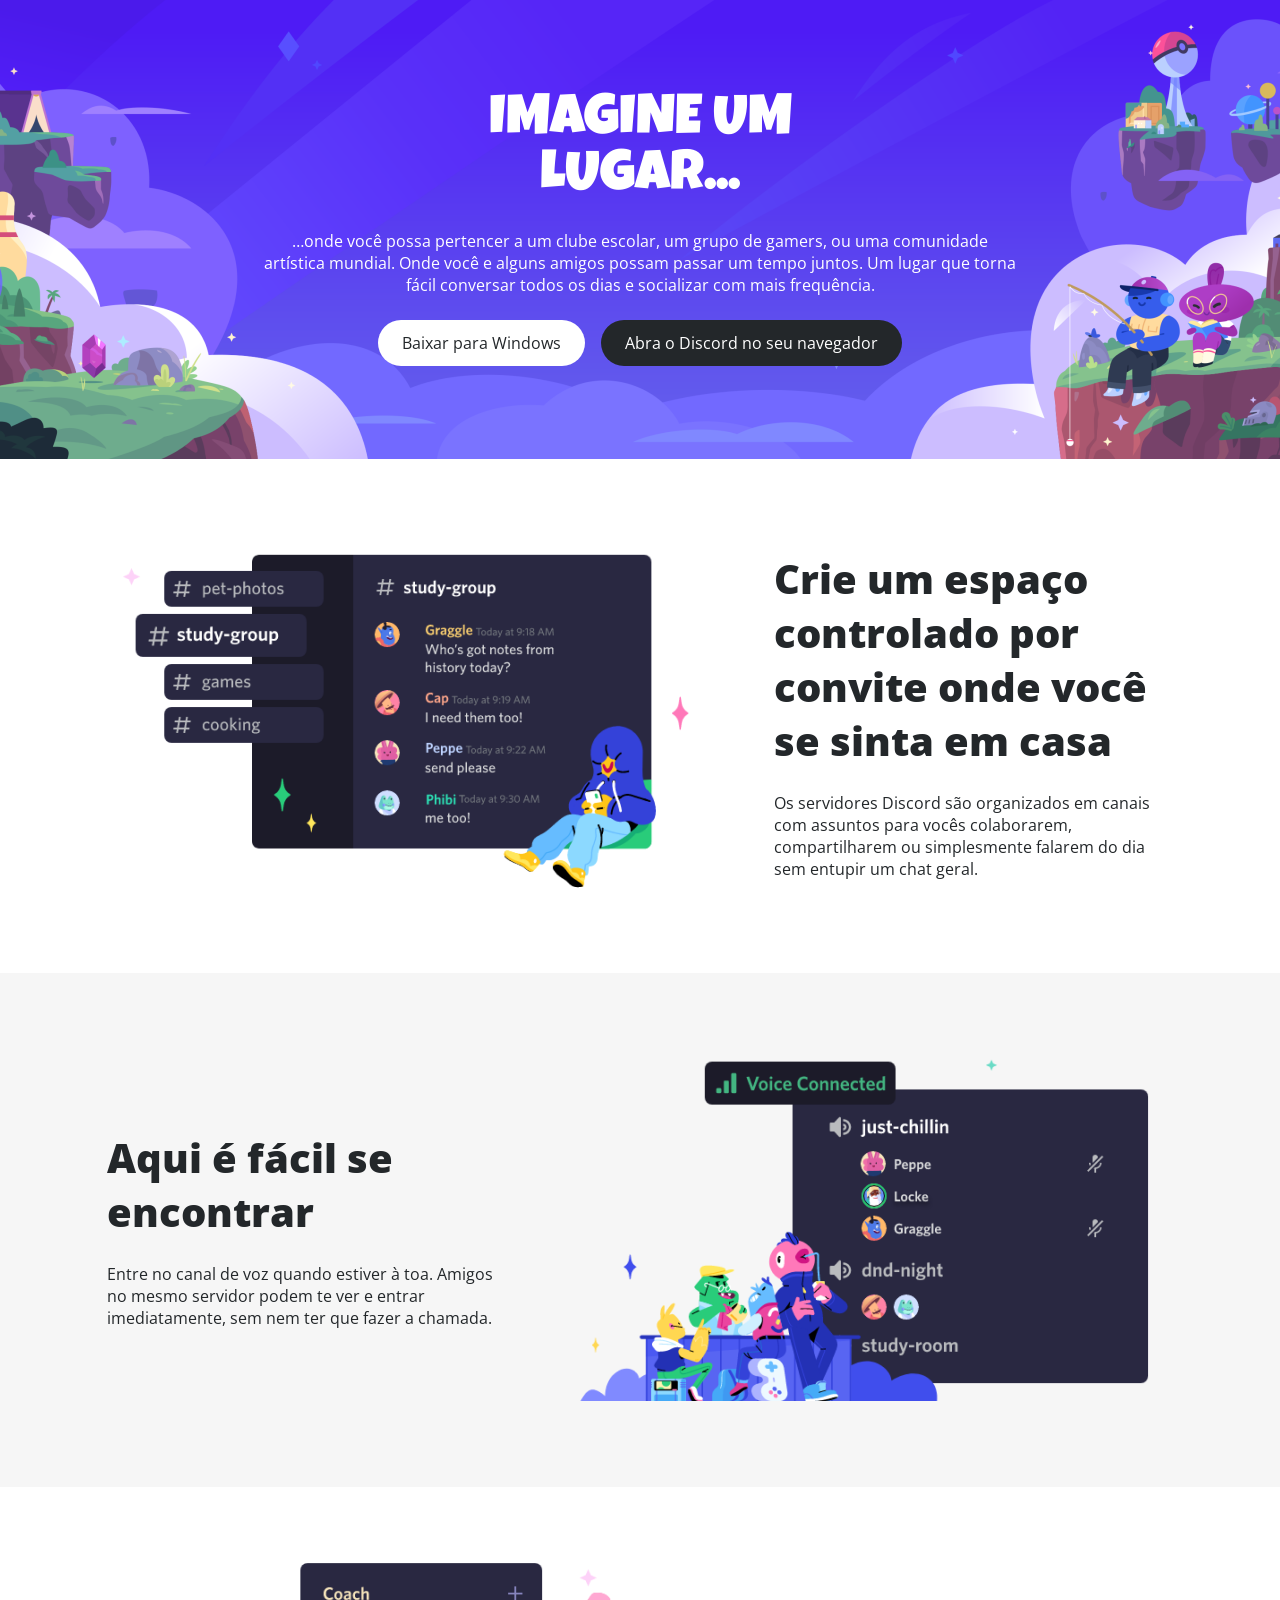
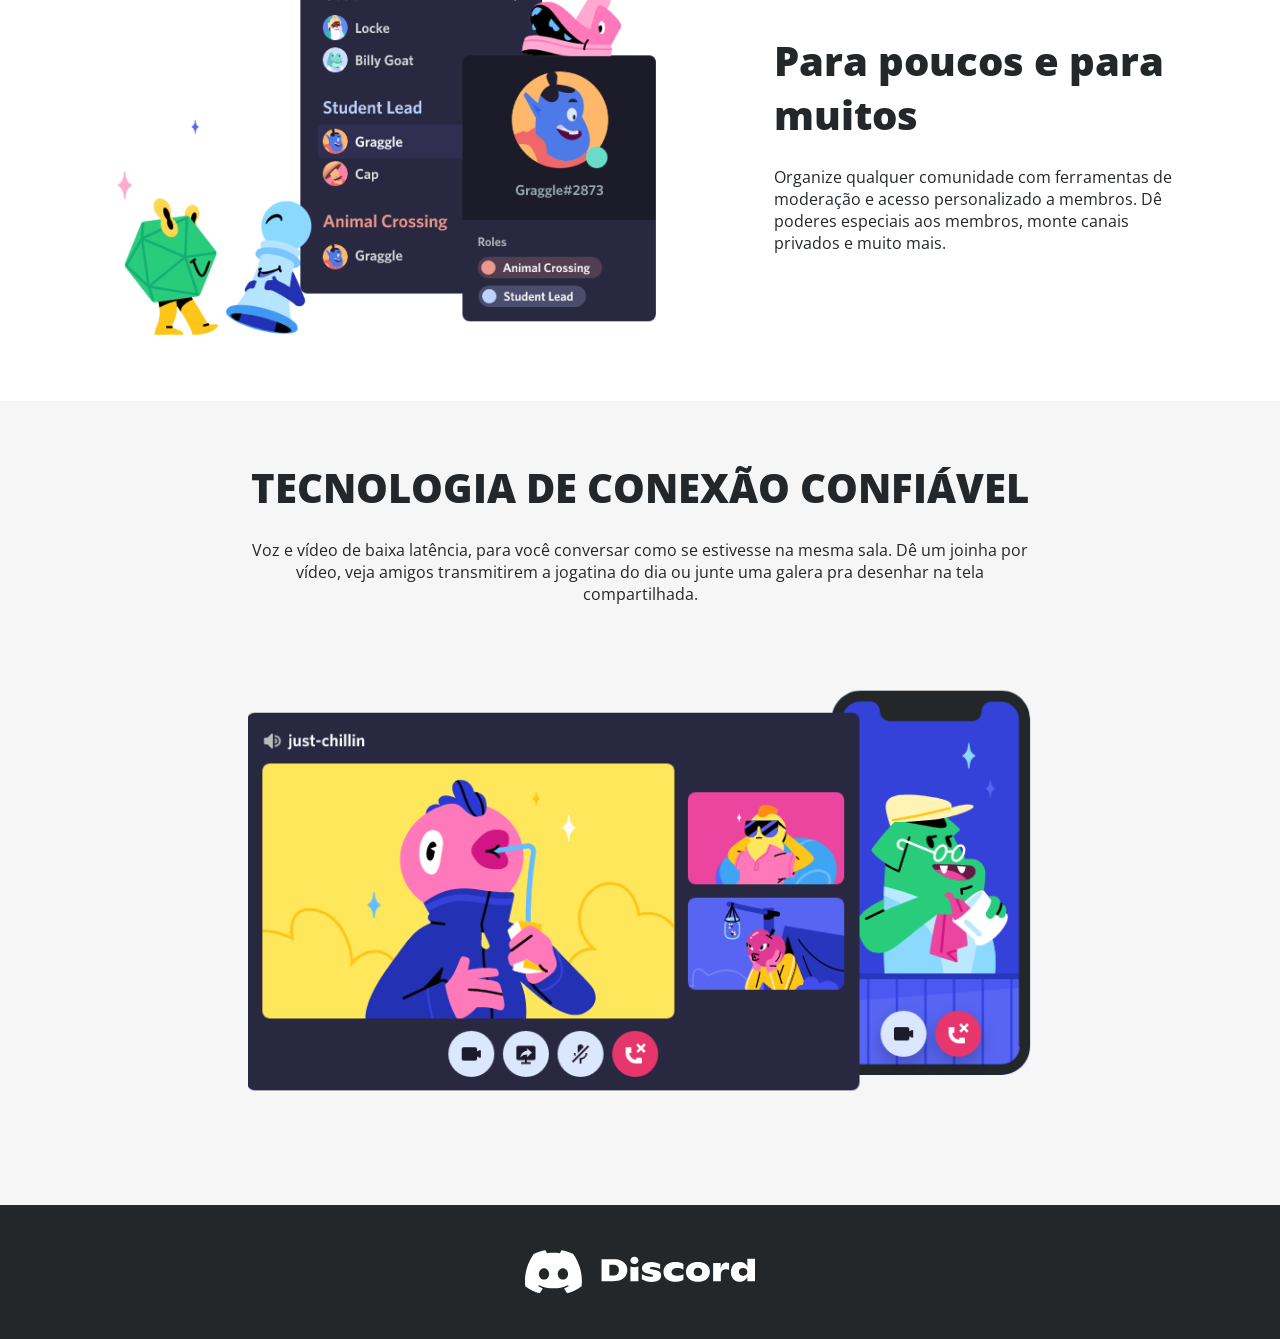
<file: CSS/trilha-css-desafio-04/index.html>
<!DOCTYPE html>
<html lang="pt-BR">
<head>
    <meta charset="UTF-8">
    <meta name="viewport" content="width=device-width, initial-scale=1.0">
    <title>Discord - Home Page</title>
    <link rel="preconnect" href="https://fonts.googleapis.com">
    <link rel="preconnect" href="https://fonts.gstatic.com" crossorigin>
    <link href="https://fonts.googleapis.com/css2?family=Luckiest+Guy&family=Open+Sans:wght@400;800&display=swap" rel="stylesheet">
    <link rel="stylesheet" href="style.css">
</head>
<body>

    <!-- ===== HEADER ===== -->
    <header class="header">
        <div class="header-content">
            <h1 class="header-title">IMAGINE UM<br>LUGAR...</h1>
            <p class="header-text">
                …onde você possa pertencer a um clube escolar, um grupo de gamers, ou uma comunidade artística mundial. Onde você e alguns amigos possam passar um tempo juntos. Um lugar que torna fácil conversar todos os dias e socializar com mais frequência.
            </p>
            <div class="header-buttons">
                <button class="btn btn-primary">Baixar para Windows</button>
                <button class="btn btn-secondary">Abra o Discord no seu navegador</button>
            </div>
        </div>
    </header>

    <!-- ===== SECTION 1 ===== -->
    <section class="section section-1">
        <div class="section-container">
            <div class="section-image">
                <img src="assets/section1.png" alt="Crie um espaço controlado">
            </div>
            <div class="section-text">
                <h2>Crie um espaço controlado por convite onde você se sinta em casa</h2>
                <p>
                    Os servidores Discord são organizados em canais com assuntos para vocês colaborarem, compartilharem ou simplesmente falarem do dia sem entupir um chat geral.
                </p>
            </div>
        </div>
    </section>

    <!-- ===== SECTION 2 ===== -->
    <section class="section section-2">
        <div class="section-container reverse">
            <div class="section-text">
                <h2>Aqui é fácil se encontrar</h2>
                <p>
                    Entre no canal de voz quando estiver à toa. Amigos no mesmo servidor podem te ver e entrar imediatamente, sem nem ter que fazer a chamada.
                </p>
            </div>
            <div class="section-image">
                <img src="assets/section2.png" alt="Aqui é fácil se encontrar">
            </div>
        </div>
    </section>

    <!-- ===== SECTION 3 ===== -->
    <section class="section section-3">
        <div class="section-container">
            <div class="section-image">
                <img src="assets/section3.png" alt="Para poucos e para muitos">
            </div>
            <div class="section-text">
                <h2>Para poucos e para muitos</h2>
                <p>
                    Organize qualquer comunidade com ferramentas de moderação e acesso personalizado a membros. Dê poderes especiais aos membros, monte canais privados e muito mais.
                </p>
            </div>
        </div>
    </section>

    <!-- ===== SECTION 4 ===== -->
    <section class="section section-4">
        <div class="section-container column">
            <div class="section-text centered">
                <h2>TECNOLOGIA DE CONEXÃO CONFIÁVEL</h2>
                <p>
                    Voz e vídeo de baixa latência, para você conversar como se estivesse na mesma sala. Dê um joinha por vídeo, veja amigos transmitirem a jogatina do dia ou junte uma galera pra desenhar na tela compartilhada.
                </p>
            </div>
            <div class="section-image full-width">
                <img src="assets/section4.png" alt="Tecnologia de Conexão Confiável">
            </div>
        </div>
    </section>

    <!-- ===== FOOTER ===== -->
    <footer class="footer">
        <!-- LOGO SVG INLINE -->
        <svg class="footer-logo" width="230" height="63" viewBox="0 0 230 63" fill="none" xmlns="http://www.w3.org/2000/svg">
            <path d="M48.2286 12.8833C44.52 11.1888 40.5815 9.95391 36.4704 9.26465C35.9529 10.1549 35.3779 11.3611 34.9754 12.3089C30.6028 11.677 26.2617 11.677 21.9494 12.3089C21.5469 11.3611 20.9432 10.1549 20.4544 9.26465C16.3147 9.95391 12.3761 11.1888 8.69344 12.8833C1.24757 23.854 -0.764843 34.5662 0.241359 45.1348C5.18611 48.7247 9.95843 50.9075 14.6473 52.3435C15.7973 50.7926 16.8322 49.1268 17.7234 47.375C16.0273 46.7432 14.4173 45.9677 12.8649 45.0486C13.2674 44.7616 13.6699 44.4457 14.0436 44.1298C23.4157 48.409 33.5668 48.409 42.8238 44.1298C43.2263 44.4457 43.6 44.7616 44.0025 45.0486C42.45 45.9677 40.8402 46.7432 39.144 47.375C40.0352 49.1268 41.0702 50.7926 42.22 52.3435C46.9061 50.9075 51.7072 48.7247 56.626 45.1348C57.8621 32.9006 54.6682 22.2745 48.2286 12.8833ZM19.0171 38.6156C16.1997 38.6156 13.8998 36.0597 13.8998 32.9293C13.8998 29.7989 16.1422 27.2428 19.0171 27.2428C21.8632 27.2428 24.1917 29.7989 24.1342 32.9293C24.1342 36.0597 21.8632 38.6156 19.0171 38.6156ZM37.9079 38.6156C35.0904 38.6156 32.7876 36.0597 32.7876 32.9293C32.7876 29.7989 35.0329 27.2428 37.9079 27.2428C40.754 27.2428 43.0825 29.7989 43.025 32.9293C43.025 36.0597 40.7827 38.6156 37.9079 38.6156Z" fill="white"/>
            <path d="M76.5486 18.2812H88.7698C91.7021 18.2812 94.2032 18.7407 96.2444 19.6597C98.2855 20.5788 99.8092 21.8425 100.815 23.4794C101.822 25.1165 102.339 26.9831 102.339 29.1084C102.339 31.1761 101.822 33.043 100.758 34.7373C99.6942 36.4031 98.0844 37.7528 95.9282 38.7293C93.7721 39.7058 91.0984 40.194 87.9073 40.194H76.5486V18.2812ZM87.7636 34.6224C89.7471 34.6224 91.2709 34.1342 92.3346 33.1291C93.3984 32.1526 93.9446 30.7741 93.9446 29.0797C93.9446 27.5001 93.4559 26.2364 92.5071 25.2888C91.5584 24.341 90.1211 23.8528 88.1948 23.8528H84.3712V34.6224H87.7636Z" fill="white"/>
            <path d="M121.374 40.167C119.677 39.7361 118.154 39.1043 116.803 38.2427V33.0444C117.838 33.8486 119.189 34.4805 120.914 34.9974C122.638 35.5144 124.306 35.7729 125.916 35.7729C126.663 35.7729 127.238 35.6867 127.612 35.4857C127.986 35.2846 128.187 35.0549 128.187 34.7677C128.187 34.4517 128.072 34.1933 127.871 33.9922C127.669 33.7912 127.267 33.6188 126.663 33.4465L122.897 32.6138C120.741 32.1256 119.217 31.4075 118.297 30.5459C117.378 29.6843 116.946 28.507 116.946 27.0709C116.946 25.8647 117.349 24.8022 118.125 23.9118C118.93 23.0215 120.051 22.3322 121.517 21.844C122.983 21.3559 124.68 21.0974 126.663 21.0974C128.417 21.0974 130.027 21.2697 131.493 21.6718C132.959 22.045 134.167 22.5333 135.115 23.1077V28.0187C134.138 27.4443 132.988 26.9848 131.723 26.6401C130.429 26.2955 129.107 26.1231 127.756 26.1231C125.801 26.1231 124.823 26.4678 124.823 27.1284C124.823 27.4443 124.967 27.6741 125.283 27.8464C125.6 28.0187 126.146 28.1623 126.951 28.3346L130.084 28.909C132.126 29.2535 133.649 29.8854 134.655 30.7757C135.662 31.666 136.15 32.9583 136.15 34.7102C136.15 36.6058 135.317 38.1278 133.649 39.2192C131.982 40.3393 129.624 40.8848 126.577 40.8848C124.795 40.8273 123.07 40.5976 121.374 40.167Z" fill="white"/>
            <path d="M143.915 39.507C142.133 38.6167 140.753 37.4393 139.862 35.9459C138.942 34.4524 138.51 32.7581 138.51 30.8625C138.51 28.9958 138.97 27.3013 139.919 25.8368C140.868 24.3433 142.248 23.1945 144.059 22.333C145.87 21.5001 148.055 21.0693 150.585 21.0693C153.718 21.0693 156.306 21.7299 158.376 23.0509V28.7661C157.657 28.2778 156.795 27.847 155.817 27.5598C154.84 27.2439 153.805 27.1003 152.712 27.1003C150.757 27.1003 149.263 27.4449 148.141 28.163C147.049 28.881 146.503 29.8 146.503 30.9487C146.503 32.0688 147.02 32.9878 148.113 33.7058C149.176 34.4237 150.729 34.797 152.741 34.797C153.776 34.797 154.811 34.6534 155.817 34.3375C156.823 34.0216 157.715 33.6771 158.433 33.2176V38.7603C156.133 40.1389 153.46 40.8282 150.441 40.8282C147.883 40.8282 145.726 40.3686 143.915 39.507Z" fill="white"/>
            <path d="M166.572 39.507C164.761 38.6167 163.381 37.4393 162.432 35.9171C161.484 34.3949 160.995 32.7006 160.995 30.8051C160.995 28.9384 161.484 27.2439 162.432 25.7793C163.381 24.3146 164.761 23.1658 166.543 22.333C168.326 21.5001 170.482 21.0693 172.957 21.0693C175.43 21.0693 177.586 21.4714 179.368 22.333C181.15 23.1658 182.53 24.3146 183.479 25.7793C184.428 27.2439 184.888 28.9097 184.888 30.8051C184.888 32.6719 184.428 34.3949 183.479 35.9171C182.53 37.4393 181.179 38.6454 179.368 39.507C177.557 40.3686 175.43 40.8282 172.957 40.8282C170.51 40.8282 168.383 40.3686 166.572 39.507ZM176.091 33.9641C176.838 33.2176 177.241 32.1836 177.241 30.9487C177.241 29.6851 176.867 28.7086 176.091 27.9619C175.315 27.2152 174.28 26.8418 172.986 26.8418C171.635 26.8418 170.597 27.2152 169.821 27.9619C169.073 28.7086 168.671 29.6851 168.671 30.9487C168.671 32.2124 169.044 33.2176 169.821 33.9641C170.597 34.7396 171.635 35.113 172.986 35.113C174.28 35.0842 175.343 34.7109 176.091 33.9641Z" fill="white"/>
            <path d="M204.121 22.217V28.9662C203.316 28.4492 202.281 28.1907 201.016 28.1907C199.349 28.1907 198.054 28.7077 197.164 29.7127C196.272 30.7179 195.812 32.2976 195.812 34.4227V40.1666H188.136V21.9011H195.669V27.7312C196.071 25.6059 196.761 24.0264 197.681 23.0212C198.601 22.016 199.809 21.4705 201.274 21.4705C202.367 21.4705 203.316 21.7289 204.121 22.217Z" fill="white"/>
            <path d="M230 17.6504V40.1949H222.325V36.088C221.663 37.6389 220.685 38.8165 219.363 39.6205C218.038 40.4246 216.398 40.8267 214.443 40.8267C212.718 40.8267 211.196 40.3959 209.901 39.563C208.608 38.7303 207.603 37.5528 206.913 36.088C206.223 34.5947 205.878 32.9289 205.878 31.091C205.848 29.1667 206.223 27.4437 206.998 25.9215C207.746 24.3995 208.838 23.2219 210.218 22.3603C211.598 21.4987 213.178 21.0679 214.961 21.0679C218.613 21.0679 221.06 22.6475 222.325 25.8353V17.6504H230ZM221.175 33.8193C221.95 33.0725 222.353 32.0673 222.353 30.8612C222.353 29.6837 221.98 28.7359 221.203 28.0181C220.427 27.3001 219.392 26.9267 218.096 26.9267C216.801 26.9267 215.766 27.3001 214.991 28.0468C214.213 28.7934 213.841 29.7411 213.841 30.9474C213.841 32.1535 214.213 33.1013 214.991 33.848C215.766 34.5947 216.773 34.9681 218.066 34.9681C219.363 34.9681 220.398 34.5947 221.175 33.8193Z" fill="white"/>
            <path d="M109.414 22.9933C111.619 22.9933 113.41 21.3858 113.41 19.4034C113.41 17.4206 111.619 15.8135 109.414 15.8135C107.206 15.8135 105.418 17.4206 105.418 19.4034C105.418 21.3858 107.206 22.9933 109.414 22.9933Z" fill="white"/>
            <path d="M113.41 25.4612C110.966 26.5237 107.919 26.5524 105.418 25.4612V40.1941H113.41V25.4612Z" fill="white"/>
        </svg>
    </footer>

</body>
</html>
</file>
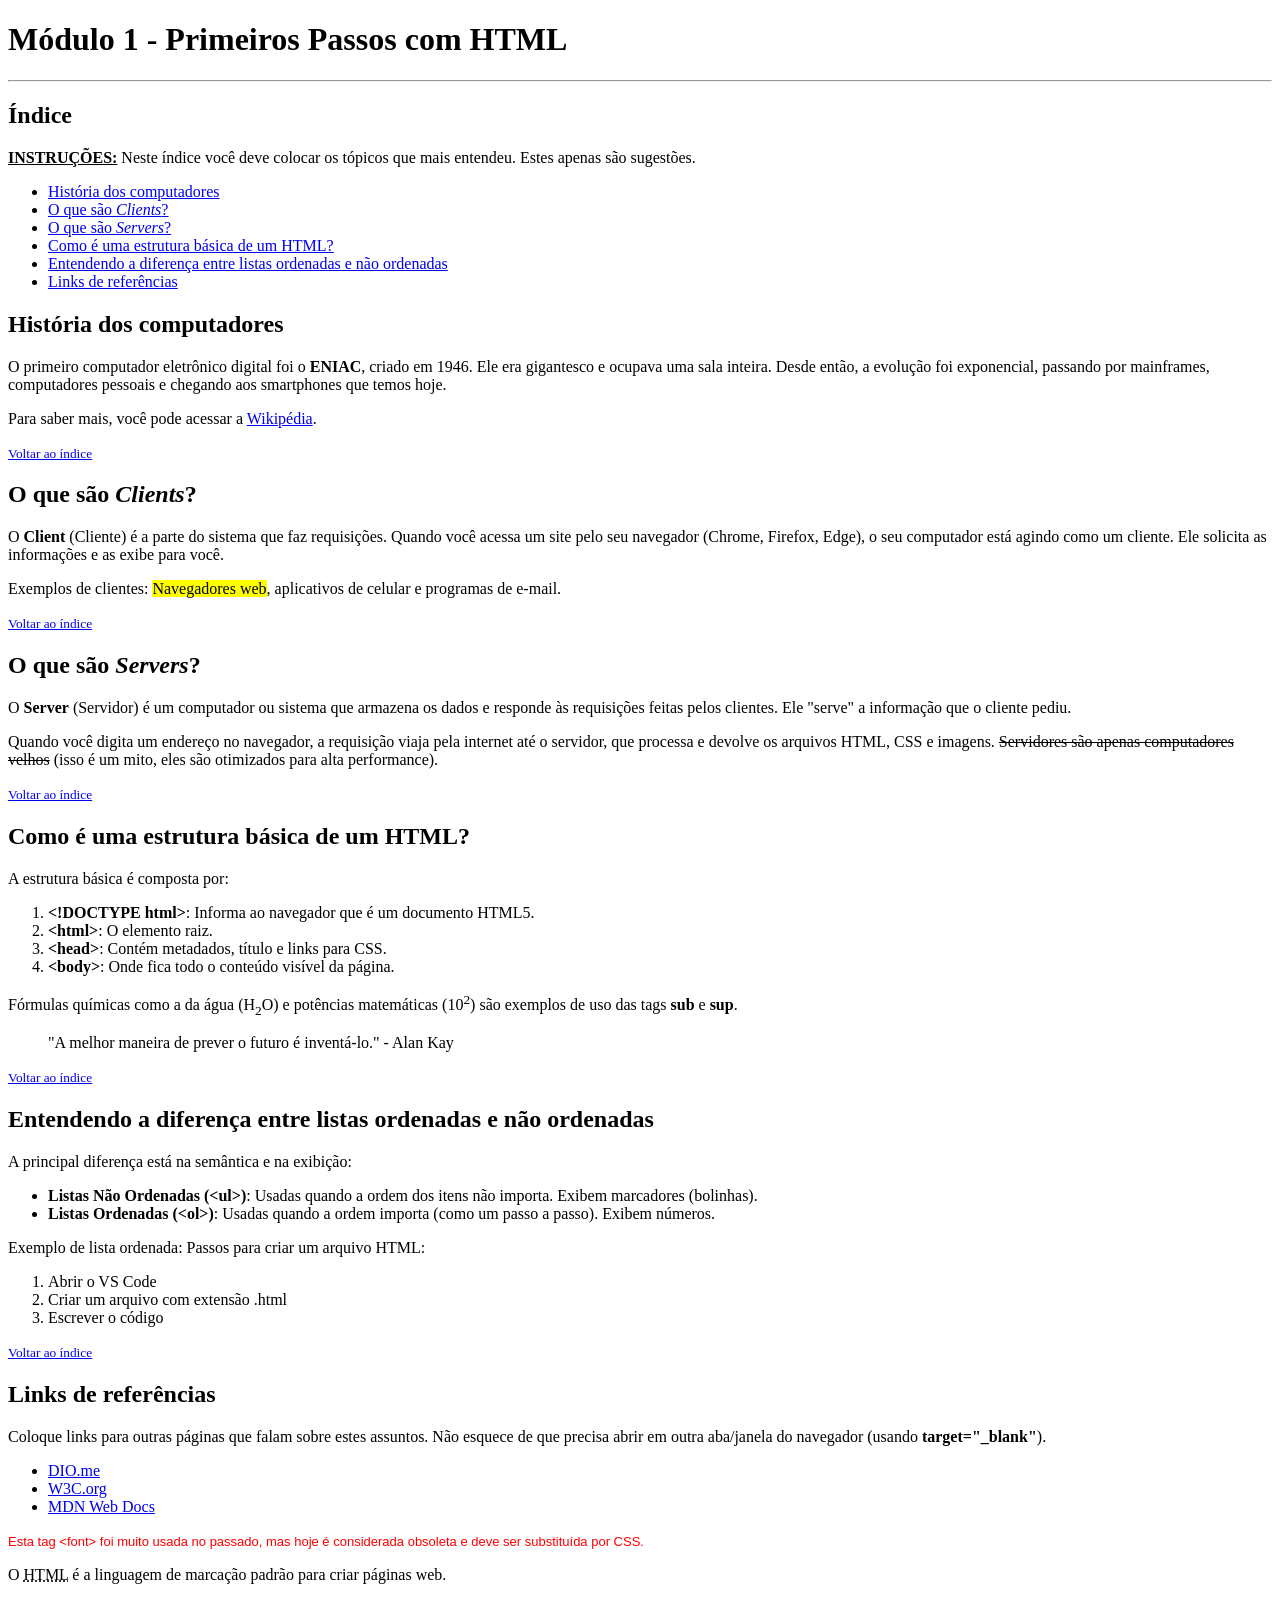
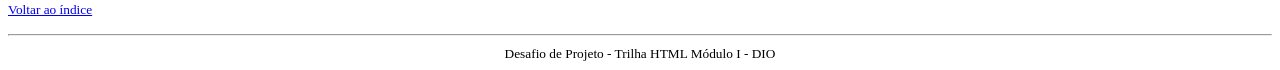
<file: HTML/Formação HTML Web Developer/trilha-html-modulo-1/index.html>
<!DOCTYPE html>
<html lang="pt-br">

<head>
   <meta charset="UTF-8">
   <meta http-equiv="X-UA-Compatible" content="IE=edge">
   <meta name="viewport" content="width=device-width, initial-scale=1.0">
   <title>Página - Módulo I - Primeiros Passos com HTML</title>
</head>

<body>

   <!-- Título Principal -->
   <h1 id="inicio">Módulo 1 - Primeiros Passos com HTML</h1>
   <hr />

   <!-- ÍNDICE -->
   <h2>Índice</h2>
   <p><strong><u>INSTRUÇÕES:</u> </strong>Neste índice você deve colocar os tópicos que mais entendeu. Estes apenas são
      sugestões.</p>
   <ul>
      <!-- Utilizando âncoras para navegar na própria página -->
      <li><a href="#historia">História dos computadores</a></li>
      <li><a href="#clients">O que são <i>Clients</i>?</a></li>
      <li><a href="#servers">O que são <i>Servers</i>?</a></li>
      <li><a href="#estrutura">Como é uma estrutura básica de um HTML?</a></li>
      <li><a href="#listas">Entendendo a diferença entre listas ordenadas e não ordenadas</a></li>
      <li><a href="#referencias">Links de referências</a></li>
   </ul>

   <!-- SEÇÃO 1: HISTÓRIA -->
   <h2 id="historia">História dos computadores</h2>
   <p>O primeiro computador eletrônico digital foi o <strong>ENIAC</strong>, criado em 1946. Ele era gigantesco e
      ocupava uma sala inteira. Desde então, a evolução foi exponencial, passando por mainframes, computadores pessoais
      e chegando aos smartphones que temos hoje.</p>
   <p>Para saber mais, você pode acessar a <a href="https://pt.wikipedia.org/wiki/Hist%C3%B3ria_da_computa%C3%A7%C3%A3o"
         target="_blank">Wikipédia</a>.</p>
   <p><a href="#inicio"><small>Voltar ao índice</small></a></p>

   <!-- SEÇÃO 2: CLIENTS -->
   <h2 id="clients">O que são <i>Clients</i>?</h2>
   <p>O <strong>Client</strong> (Cliente) é a parte do sistema que faz requisições. Quando você acessa um site pelo seu
      navegador (Chrome, Firefox, Edge), o seu computador está agindo como um cliente. Ele solicita as informações e as
      exibe para você.</p>
   <p>Exemplos de clientes: <mark>Navegadores web</mark>, aplicativos de celular e programas de e-mail.</p>
   <p><a href="#inicio"><small>Voltar ao índice</small></a></p>

   <!-- SEÇÃO 3: SERVERS -->
   <h2 id="servers">O que são <i>Servers</i>?</h2>
   <p>O <strong>Server</strong> (Servidor) é um computador ou sistema que armazena os dados e responde às requisições
      feitas pelos clientes. Ele "serve" a informação que o cliente pediu.</p>
   <p>Quando você digita um endereço no navegador, a requisição viaja pela internet até o servidor, que processa e
      devolve os arquivos HTML, CSS e imagens. <del>Servidores são apenas computadores velhos</del> (isso é um mito,
      eles são otimizados para alta performance).</p>
   <p><a href="#inicio"><small>Voltar ao índice</small></a></p>

   <!-- SEÇÃO 4: ESTRUTURA HTML -->
   <h2 id="estrutura">Como é uma estrutura básica de um HTML?</h2>
   <p>A estrutura básica é composta por:</p>
   <ol>
      <li><strong>&lt;!DOCTYPE html&gt;</strong>: Informa ao navegador que é um documento HTML5.</li>
      <li><strong>&lt;html&gt;</strong>: O elemento raiz.</li>
      <li><strong>&lt;head&gt;</strong>: Contém metadados, título e links para CSS.</li>
      <li><strong>&lt;body&gt;</strong>: Onde fica todo o conteúdo visível da página.</li>
   </ol>
   <p>Fórmulas químicas como a da água (H<sub>2</sub>O) e potências matemáticas (10<sup>2</sup>) são exemplos de uso das
      tags <strong>sub</strong> e <strong>sup</strong>.</p>
   <blockquote>
      "A melhor maneira de prever o futuro é inventá-lo." - Alan Kay
   </blockquote>
   <p><a href="#inicio"><small>Voltar ao índice</small></a></p>

   <!-- SEÇÃO 5: LISTAS -->
   <h2 id="listas">Entendendo a diferença entre listas ordenadas e não ordenadas</h2>
   <p>A principal diferença está na semântica e na exibição:</p>
   <ul>
      <li><strong>Listas Não Ordenadas (&lt;ul&gt;)</strong>: Usadas quando a ordem dos itens não importa. Exibem
         marcadores (bolinhas).</li>
      <li><strong>Listas Ordenadas (&lt;ol&gt;)</strong>: Usadas quando a ordem importa (como um passo a passo). Exibem
         números.</li>
   </ul>
   <p>Exemplo de lista ordenada: Passos para criar um arquivo HTML:</p>
   <ol>
      <li>Abrir o VS Code</li>
      <li>Criar um arquivo com extensão .html</li>
      <li>Escrever o código</li>
   </ol>
   <p><a href="#inicio"><small>Voltar ao índice</small></a></p>

   <!-- SEÇÃO 6: REFERÊNCIAS -->
   <h2 id="referencias">Links de referências</h2>
   <p>Coloque links para outras páginas que falam sobre estes assuntos. Não esquece de que precisa abrir em outra
      aba/janela do navegador (usando <strong>target="_blank"</strong>).</p>
   <ul>
      <li><a href="http://dio.me" target="_blank">DIO.me</a></li>
      <li><a href="http://w3c.org" target="_blank">W3C.org</a></li>
      <li><a href="https://developer.mozilla.org/pt-BR/" target="_blank">MDN Web Docs</a></li>
   </ul>

   <!-- Exemplo de uso da tag <font> (obsoleta no HTML5, mas solicitada no desafio) -->
   <p>
      <font color="red" face="Arial" size="2">Esta tag &lt;font&gt; foi muito usada no passado, mas hoje é considerada
         obsoleta e deve ser substituída por CSS.</font>
   </p>

   <!-- Exemplo de uso da tag <abbr> -->
   <p>O <abbr title="HyperText Markup Language">HTML</abbr> é a linguagem de marcação padrão para criar páginas web.</p>

   <p><a href="#inicio"><small>Voltar ao índice</small></a></p>

   <hr />
   <center><small>Desafio de Projeto - Trilha HTML Módulo I - DIO</small></center>

</body>

</html>
</file>
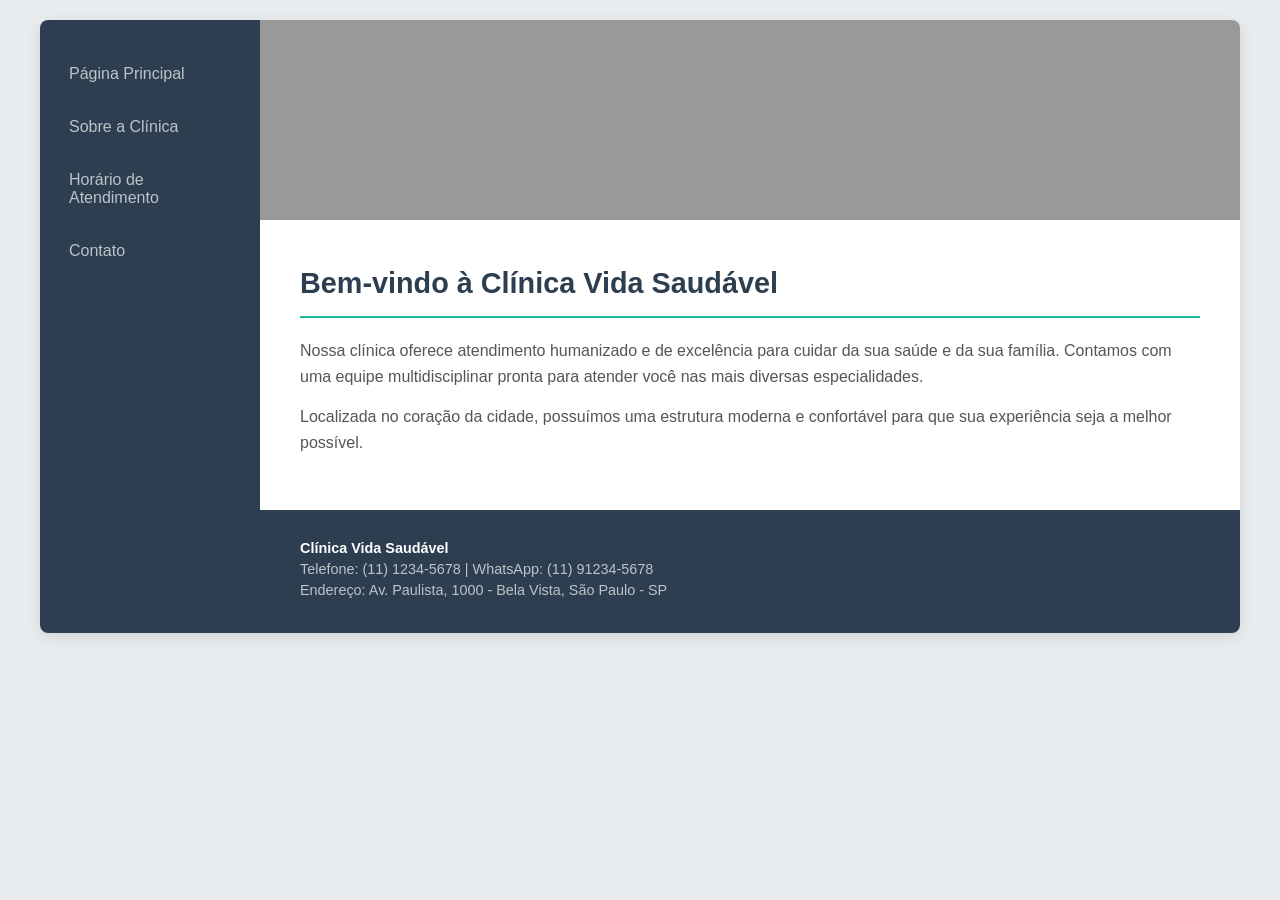
<file: HTML/Formação HTML Web Developer/trilha-html-modulo-2/index.html>
<!DOCTYPE html>
<html lang="pt-br">

<head>
    <meta charset="UTF-8">
    <meta http-equiv="X-UA-Compatible" content="IE=edge">
    <meta name="viewport" content="width=device-width, initial-scale=1.0">
    <title>Página Principal - Clínica Vida Saudável</title>
    <link rel="stylesheet" href="base.css">
</head>

<body>
    <div class="wrapper">
        <div class="menu">
            <ul>
                <li><a href="index.html">Página Principal</a></li>
                <li><a href="sobre.html">Sobre a Clínica</a></li>
                <li><a href="horario.html">Horário de Atendimento</a></li>
                <li><a href="contato.html">Contato</a></li>
            </ul>
        </div>

        <div class="main">
            <div class="header header-home">
                <!-- A imagem é inserida pelo CSS -->
            </div>

            <div class="content">
                <h1>Bem-vindo à Clínica Vida Saudável</h1>
                <p>Nossa clínica oferece atendimento humanizado e de excelência para cuidar da sua saúde e da sua
                    família. Contamos com uma equipe multidisciplinar pronta para atender você nas mais diversas
                    especialidades.</p>
                <p>Localizada no coração da cidade, possuímos uma estrutura moderna e confortável para que sua
                    experiência seja a melhor possível.</p>
            </div>

            <div class="footer">
                <p><strong>Clínica Vida Saudável</strong></p>
                <p>Telefone: (11) 1234-5678 | WhatsApp: (11) 91234-5678</p>
                <p>Endereço: Av. Paulista, 1000 - Bela Vista, São Paulo - SP</p>
            </div>
        </div>
    </div>
</body>

</html>
</file>
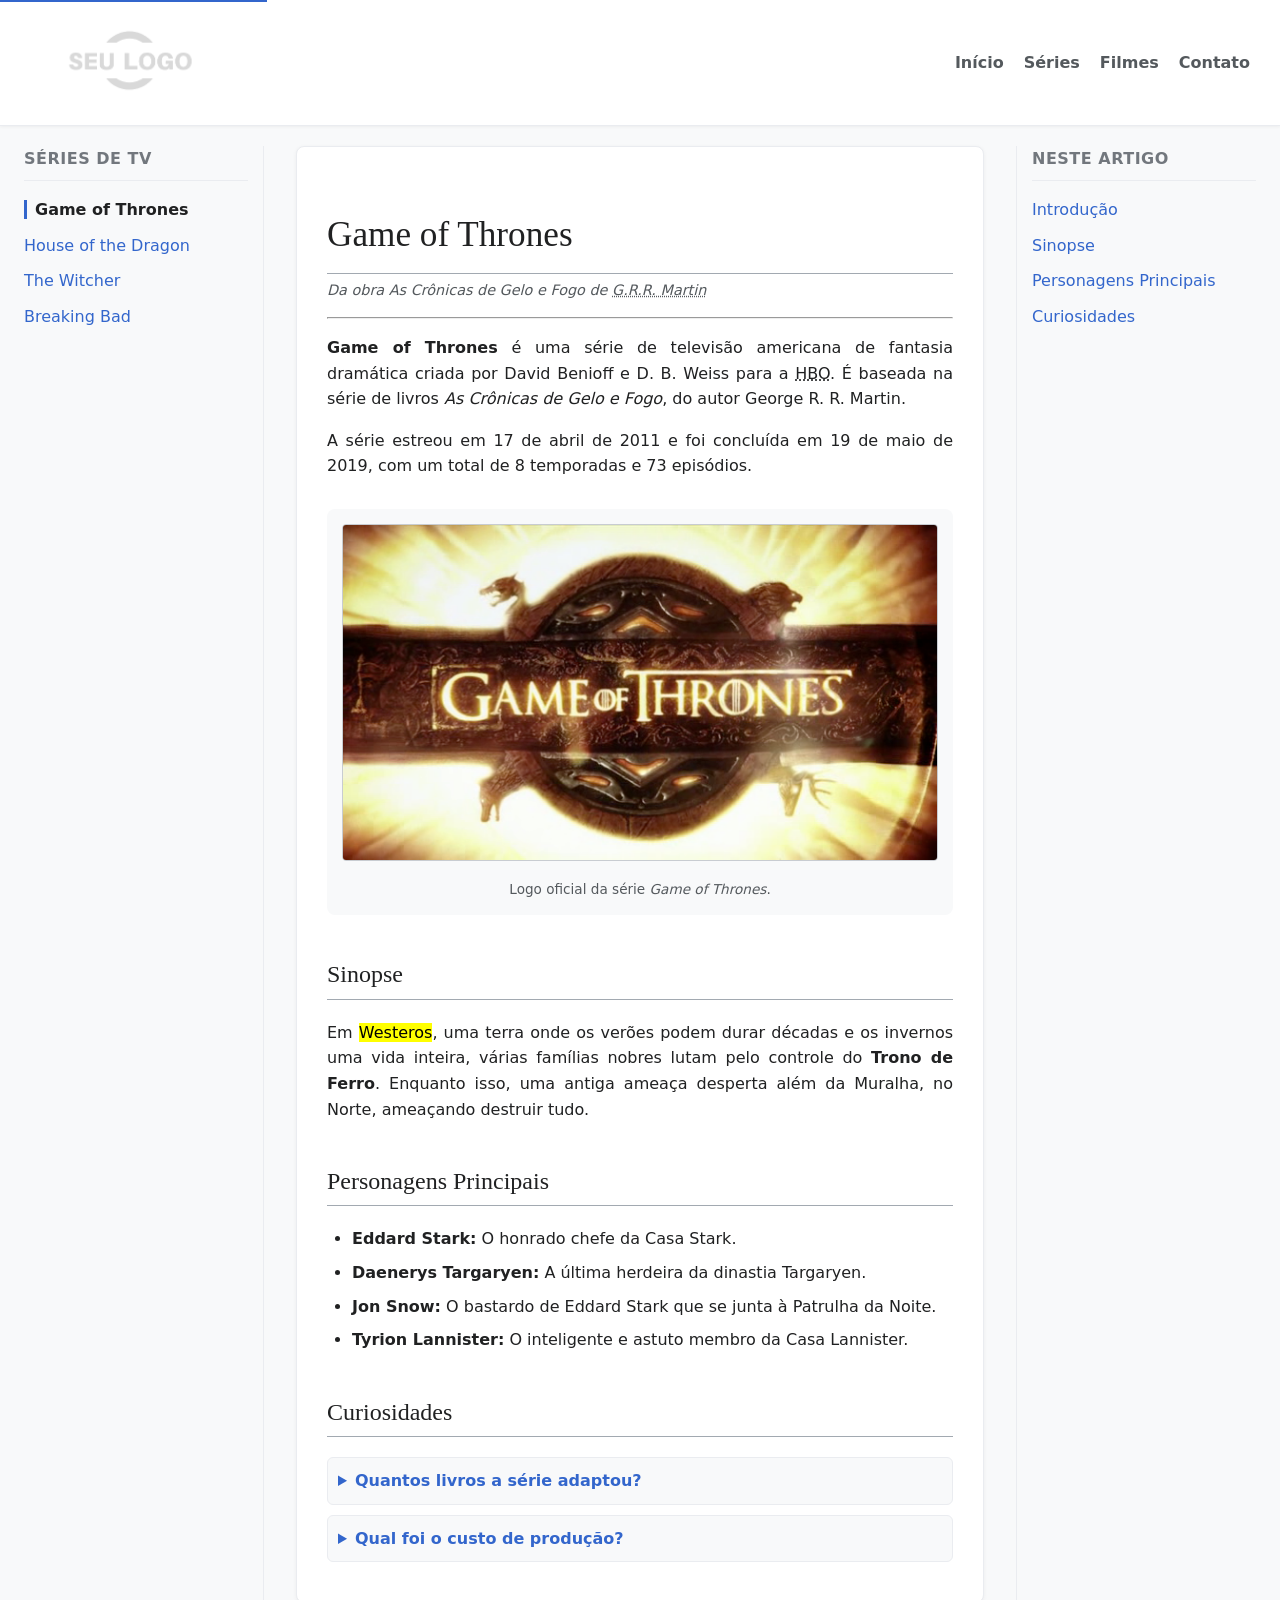
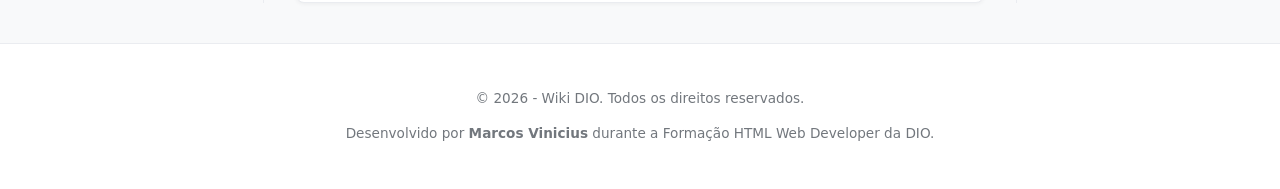
<file: HTML/Formação HTML Web Developer/trilha-html-modulo-3/index.html>
<!DOCTYPE html>
<html lang="pt-br">
<head>
    <meta charset="UTF-8">
    <meta http-equiv="X-UA-Compatible" content="IE=edge">
    <meta name="viewport" content="width=device-width, initial-scale=1.0">
    <title>Game of Thrones: Sinopse, Personagens e Guia Completo | Wiki DIO</title>
    <meta name="description" content="Guia completo sobre a série Game of Thrones: sinopse, personagens principais, temporadas e curiosidades. Baseado nas Crônicas de Gelo e Fogo de George R.R. Martin.">
    <meta name="keywords" content="Game of Thrones, GoT, Westeros, Trono de Ferro, Daenerys, Jon Snow, HBO, George R.R. Martin">
    <meta name="author" content="Marcos Vinicius">
    <meta name="robots" content="index, follow">
    <meta property="og:title" content="Game of Thrones: Guia Completo">
    <meta property="og:description" content="Tudo sobre a série que marcou uma geração. Sinopse, personagens e muito mais.">
    <meta property="og:image" content="assets/images/game-of-thrones.png">
    <meta property="og:type" content="article">
    <link rel="stylesheet" href="assets/css/style.css">
</head>
<body>

    <a href="#main-content" class="skip-link">Pular para o conteúdo principal</a>

    <header role="banner">   
        <div class="logo">
            <img src="assets/images/logo.png" alt="Logotipo da Wiki DIO" width="200"/>
        </div>
        <nav class="main-nav" aria-label="Navegação Principal">
            <ul>
                <li><a href="#">Início</a></li>
                <li><a href="#">Séries</a></li>
                <li><a href="#">Filmes</a></li>
                <li><a href="#">Contato</a></li>
            </ul>
        </nav>
    </header>

    <div class="bar" role="separator"></div>

    <div class="content">
        
        <nav class="sidebar" aria-label="Menu de Séries">
            <h2>Séries de TV</h2>
            <ul>
                <li><a href="#" aria-current="page">Game of Thrones</a></li>
                <li><a href="#">House of the Dragon</a></li>
                <li><a href="#">The Witcher</a></li>
                <li><a href="#">Breaking Bad</a></li>
            </ul>
        </nav>

        <main id="main-content" class="main" role="main">
            
            <article>
                <header class="article-header">
                    <h1>Game of Thrones</h1>
                    <p class="subtitle">Da obra <cite>As Crônicas de Gelo e Fogo</cite> de <abbr title="George Raymond Richard Martin">G.R.R. Martin</abbr></p>
                </header>
                
                <hr>

                <section id="introducao" aria-labelledby="titulo-introducao">
                    <p><strong>Game of Thrones</strong> é uma série de televisão americana de fantasia dramática criada por David Benioff e D. B. Weiss para a <abbr title="Home Box Office">HBO</abbr>. É baseada na série de livros <i>As Crônicas de Gelo e Fogo</i>, do autor George R. R. Martin.</p>
                    
                    <p>A série estreou em <time datetime="2011-04-17">17 de abril de 2011</time> e foi concluída em <time datetime="2019-05-19">19 de maio de 2019</time>, com um total de 8 temporadas e 73 episódios.</p>
                </section>

                <figure>
                    <img src="assets/images/game-of-thrones.png" alt="Logotipo oficial da série Game of Thrones com dragões e o Trono de Ferro ao fundo" width="600">
                    <figcaption>Logo oficial da série <cite>Game of Thrones</cite>.</figcaption>
                </figure>

                <section id="sinopse" aria-labelledby="titulo-sinopse">
                    <h2 id="titulo-sinopse">Sinopse</h2>
                    <p>Em <mark>Westeros</mark>, uma terra onde os verões podem durar décadas e os invernos uma vida inteira, várias famílias nobres lutam pelo controle do <strong>Trono de Ferro</strong>. Enquanto isso, uma antiga ameaça desperta além da Muralha, no Norte, ameaçando destruir tudo.</p>
                </section>

                <section id="personagens" aria-labelledby="titulo-personagens">
                    <h2 id="titulo-personagens">Personagens Principais</h2>
                    <ul>
                        <li><strong>Eddard Stark:</strong> O honrado chefe da Casa Stark.</li>
                        <li><strong>Daenerys Targaryen:</strong> A última herdeira da dinastia Targaryen.</li>
                        <li><strong>Jon Snow:</strong> O bastardo de Eddard Stark que se junta à Patrulha da Noite.</li>
                        <li><strong>Tyrion Lannister:</strong> O inteligente e astuto membro da Casa Lannister.</li>
                    </ul>
                </section>

                <section id="curiosidades" aria-labelledby="titulo-curiosidades">
                    <h2 id="titulo-curiosidades">Curiosidades</h2>
                    <details>
                        <summary>Quantos livros a série adaptou?</summary>
                        <p>A série foi baseada nos primeiros cinco livros da saga, mas a partir da 6ª temporada, os roteiristas tiveram que criar conteúdo original, pois os livros ainda não haviam sido lançados.</p>
                    </details>
                    <details>
                        <summary>Qual foi o custo de produção?</summary>
                        <p>Estima-se que cada episódio da 8ª temporada custou cerca de <strong>15 milhões de dólares</strong>, tornando-a uma das séries mais caras da história da TV.</p>
                    </details>
                </section>

            </article>
        </main>

        <nav class="anchors" aria-label="Neste Artigo">
            <h2>Neste Artigo</h2>
            <ul>
                <li><a href="#introducao">Introdução</a></li>
                <li><a href="#sinopse">Sinopse</a></li>
                <li><a href="#personagens">Personagens Principais</a></li>
                <li><a href="#curiosidades">Curiosidades</a></li>
            </ul>
        </nav>
    </div>

    <footer class="footer" role="contentinfo">
        <p>&copy; 2026 - Wiki DIO. Todos os direitos reservados.</p>
        <p>Desenvolvido por <strong>Marcos Vinicius</strong> durante a Formação HTML Web Developer da DIO.</p>
    </footer>
</body>
</html>
</file>
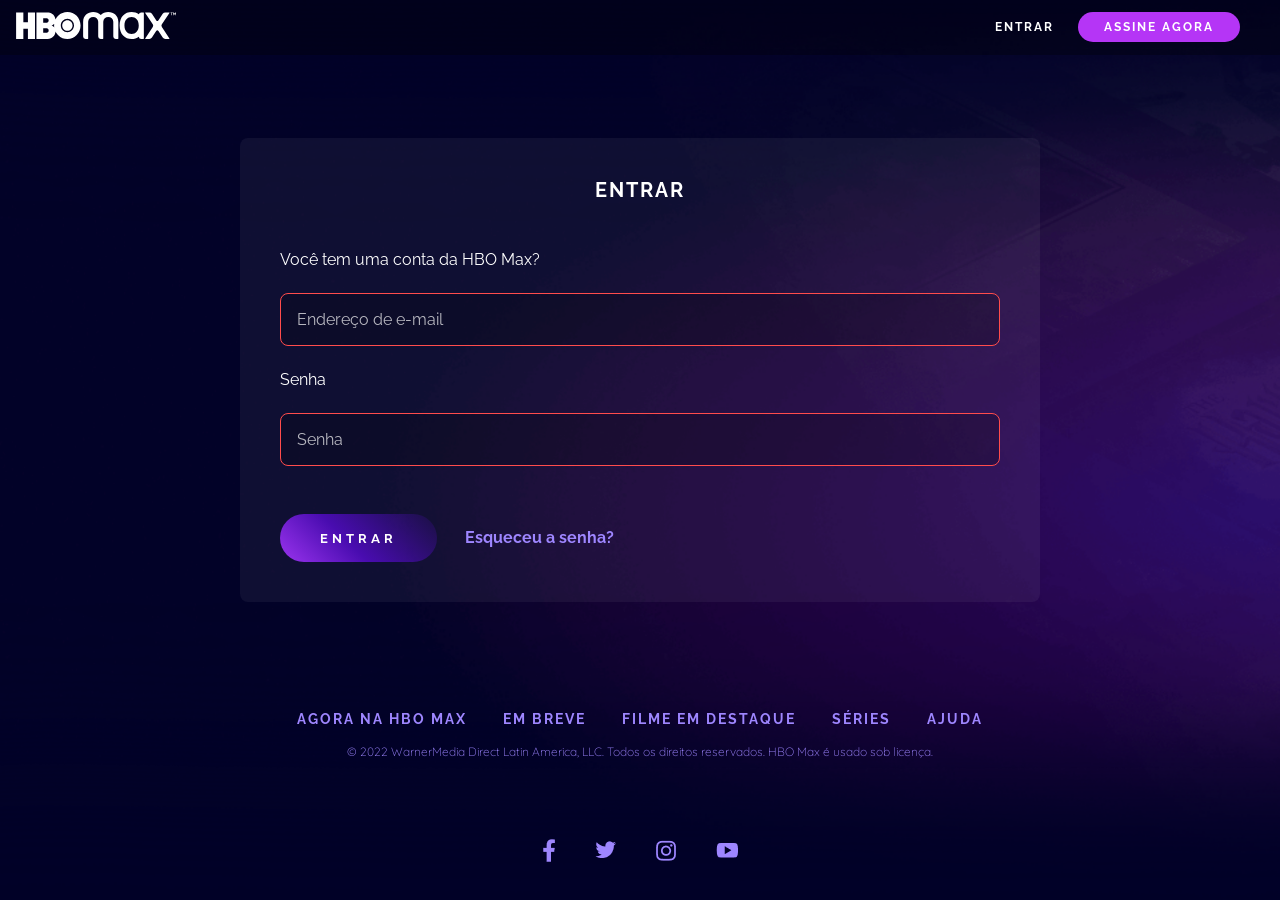
<file: CSS/hbomax/signIn.html>
<!DOCTYPE html>
<html lang="pt-BR">
  <head>
    <meta charset="UTF-8" />
    <meta http-equiv="X-UA-Compatible" content="IE=edge" />
    <meta name="viewport" content="width=device-width, initial-scale=1.0" />
    <meta name="description" content="Página de login da HBO Max. Entre com sua conta para assistir séries e filmes." />
    <link rel="stylesheet" href="assets/css/signIn.css" />
    <title>Entrar | HBO Max</title>
  </head>
  <body>
    <!-- ===== HEADER ===== -->
    <header class="header">
      <nav class="menu" aria-label="Navegação principal">
        <a href="index.html" class="menu__logo" aria-label="Página inicial HBO Max">
          <img
            src="assets/images/hbo-logo.svg"
            alt="Logotipo HBO Max com o nome da marca"
            class="menu__logo-image"
          />
        </a>
        <div class="menu__links">
          <a href="signIn.html" class="menu__item" aria-current="page">Entrar</a>
          <a
            href="#subscription"
            class="menu__item menu__item--button button"
            aria-label="Assinar agora um plano HBO Max"
          >
            Assine Agora
          </a>
        </div>
      </nav>
    </header>

    <!-- ===== MAIN ===== -->
    <main class="content">
      <form class="login container" aria-labelledby="login-title">
        <h1 id="login-title" class="login__title">Entrar</h1>

        <label class="login__label" for="email">
          Você tem uma conta da HBO Max?
        </label>
        <input
          class="login__field"
          type="email"
          name="email"
          id="email"
          placeholder="Endereço de e-mail"
          autocomplete="email"
          required
        />

        <label class="login__label" for="password">Senha</label>
        <input
          class="login__field"
          type="password"
          name="password"
          id="password"
          placeholder="Senha"
          minlength="8"
          autocomplete="current-password"
          required
        />

        <div class="login__actions">
          <button type="submit" class="button button--gradient">Entrar</button>
          <a href="#" class="login__link">Esqueceu a senha?</a>
        </div>
      </form>
    </main>

    <!-- ===== FOOTER ===== -->
    <footer class="footer container">
      <nav aria-label="Links do rodapé">
        <ul class="footer__links" role="list">
          <li>
            <a class="footer__link" href="https://www.hbomax.com/br/pt/sitemap">
              Agora na HBO Max
            </a>
          </li>
          <li>
            <a class="footer__link" href="https://www.hbomax.com/br/pt/coming-soon">
              Em breve
            </a>
          </li>
          <li>
            <a class="footer__link" href="https://www.hbomax.com/br/pt/feature">
              Filme em destaque
            </a>
          </li>
          <li>
            <a class="footer__link" href="https://www.hbomax.com/br/pt/series">
              Séries
            </a>
          </li>
          <li>
            <a class="footer__link" href="https://help.hbomax.com/br">Ajuda</a>
          </li>
        </ul>
      </nav>

      <p class="text--small footer__legal">
        © 2022 WarnerMedia Direct Latin America, LLC. Todos os direitos
        reservados. HBO Max é usado sob licença.
      </p>

      <div class="footer__social">
        <a
          href="https://www.facebook.com/HBOMaxBr/"
          class="footer__social-link"
          aria-label="Facebook da HBO Max"
          target="_blank"
          rel="noopener noreferrer"
        >
          <img src="assets/images/fb_0.png" alt="Ícone Facebook" />
        </a>
        <a
          href="https://twitter.com/HBOMaxBR"
          class="footer__social-link"
          aria-label="Twitter da HBO Max"
          target="_blank"
          rel="noopener noreferrer"
        >
          <img src="assets/images/twitter_0.png" alt="Ícone Twitter" />
        </a>
        <a
          href="https://www.instagram.com/hbomaxbr/"
          class="footer__social-link"
          aria-label="Instagram da HBO Max"
          target="_blank"
          rel="noopener noreferrer"
        >
          <img src="assets/images/instagram_0.png" alt="Ícone Instagram" />
        </a>
        <a
          href="https://www.youtube.com/c/hbomaxbr"
          class="footer__social-link"
          aria-label="Canal do YouTube da HBO Max"
          target="_blank"
          rel="noopener noreferrer"
        >
          <img src="assets/images/youtube_0.png" alt="Ícone YouTube" />
        </a>
      </div>
    </footer>
  </body>
</html>
</file>
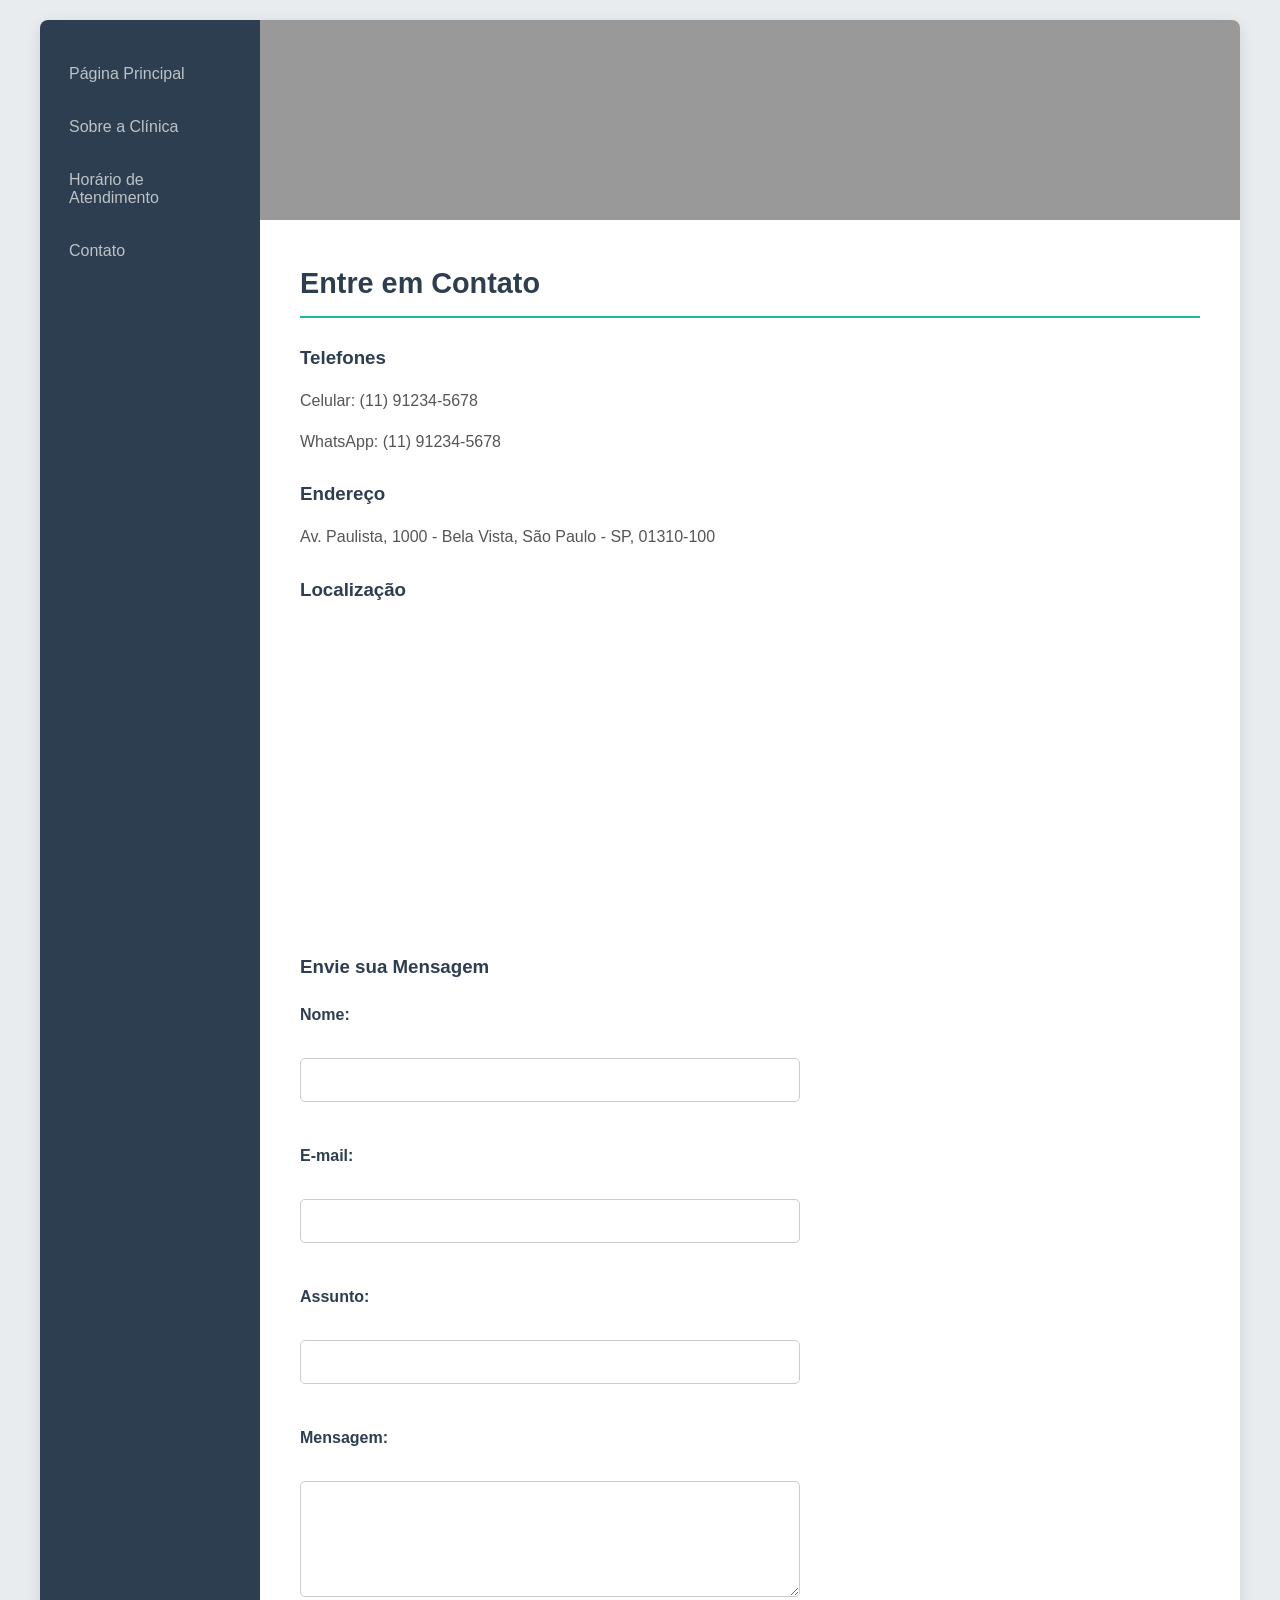
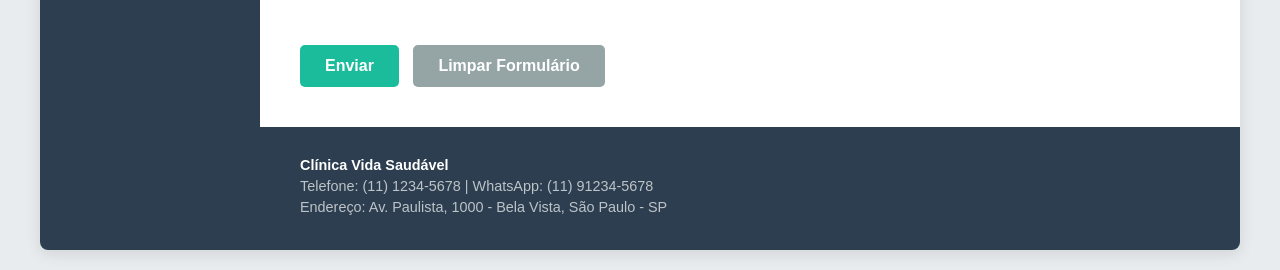
<file: HTML/Formação HTML Web Developer/trilha-html-modulo-2/contato.html>
<!DOCTYPE html>
<html lang="pt-br">

<head>
    <meta charset="UTF-8">
    <meta http-equiv="X-UA-Compatible" content="IE=edge">
    <meta name="viewport" content="width=device-width, initial-scale=1.0">
    <title>Contato</title>
    <link rel="stylesheet" href="base.css">
</head>

<body>
    <div class="wrapper">
        <div class="menu">
            <ul>
                <li><a href="index.html">Página Principal</a></li>
                <li><a href="sobre.html">Sobre a Clínica</a></li>
                <li><a href="horario.html">Horário de Atendimento</a></li>
                <li><a href="contato.html">Contato</a></li>
            </ul>
        </div>

        <div class="main">
            <div class="header header-contato">
                <!-- A imagem é inserida pelo CSS -->
            </div>

            <div class="content">
                <h1>Entre em Contato</h1>

                <h3>Telefones</h3>
                <p>Celular: (11) 91234-5678</p>
                <p>WhatsApp: (11) 91234-5678</p>

                <h3>Endereço</h3>
                <p>Av. Paulista, 1000 - Bela Vista, São Paulo - SP, 01310-100</p>

                <h3>Localização</h3>
                <!-- Iframe do Google Maps -->
                <iframe
                    src="https://www.google.com/maps/embed?pb=!1m18!1m12!1m3!1d3657.197493623245!2d-46.65588568502223!3d-23.561684684686!2m3!1f0!2f0!3f0!3m2!1i1024!2i768!4f13.1!3m3!1m2!1s0x94ce59c8da0aa315%3A0x8f8f8f8f8f8f8f8f!2sAv.%20Paulista%2C%201000%20-%20Bela%20Vista%2C%20S%C3%A3o%20Paulo%20-%20SP!5e0!3m2!1spt-BR!2sbr!4v1620000000000!5m2!1spt-BR!2sbr"
                    width="100%" height="300" style="border:0;" allowfullscreen="" loading="lazy"></iframe>

                <h3>Envie sua Mensagem</h3>
                <form action="#" method="post">
                    <label for="nome">Nome:</label><br>
                    <input type="text" id="nome" name="nome" required><br><br>

                    <label for="email">E-mail:</label><br>
                    <input type="email" id="email" name="email" required><br><br>

                    <label for="assunto">Assunto:</label><br>
                    <input type="text" id="assunto" name="assunto" required><br><br>

                    <label for="mensagem">Mensagem:</label><br>
                    <textarea id="mensagem" name="mensagem" rows="5" style="width:100%;" required></textarea><br><br>

                    <button type="submit">Enviar</button>
                    <button type="reset">Limpar Formulário</button>
                </form>
            </div>

            <div class="footer">
                <p><strong>Clínica Vida Saudável</strong></p>
                <p>Telefone: (11) 1234-5678 | WhatsApp: (11) 91234-5678</p>
                <p>Endereço: Av. Paulista, 1000 - Bela Vista, São Paulo - SP</p>
            </div>
        </div>
    </div>
</body>

</html>
</file>
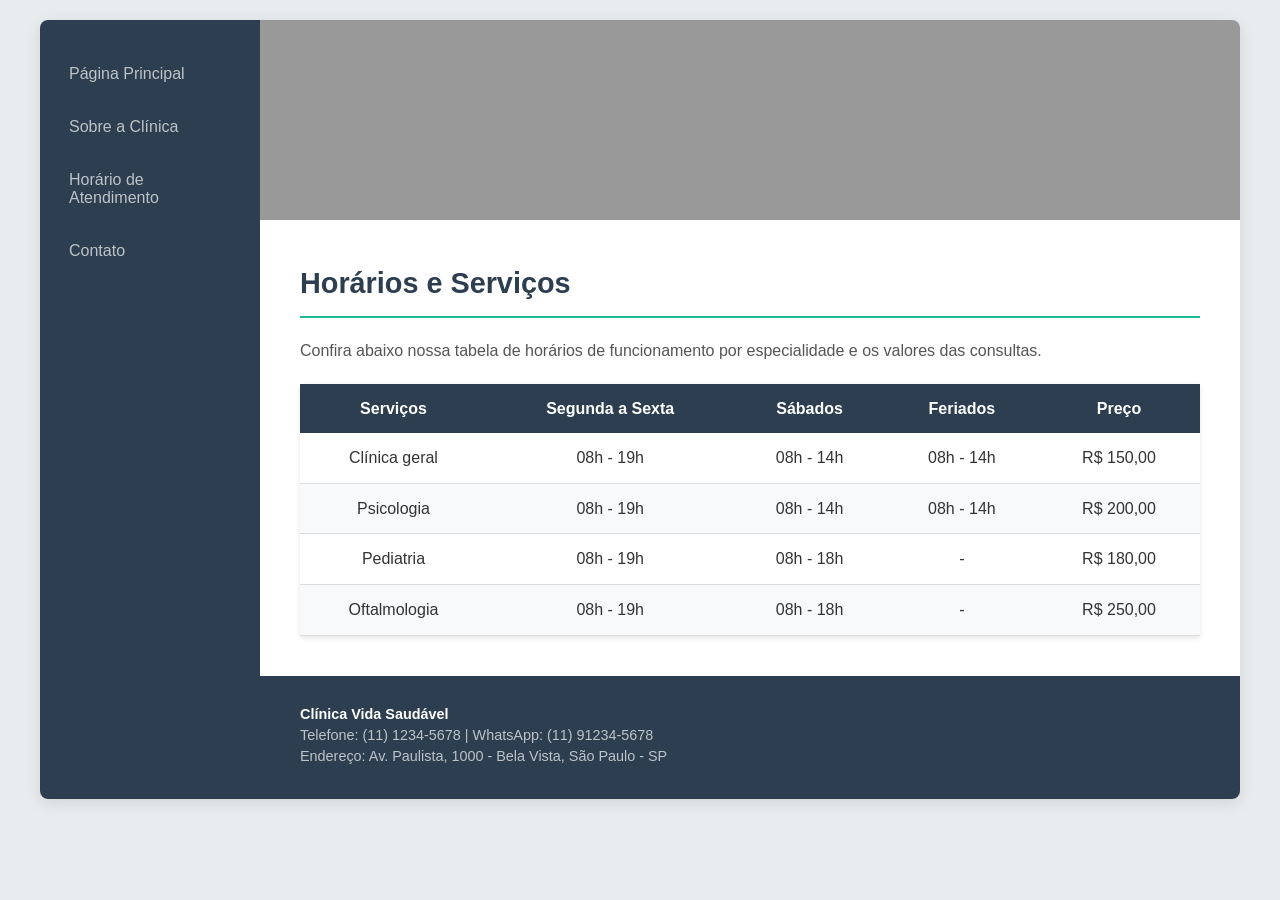
<file: HTML/Formação HTML Web Developer/trilha-html-modulo-2/horario.html>
<!DOCTYPE html>
<html lang="pt-br">

<head>
    <meta charset="UTF-8">
    <meta http-equiv="X-UA-Compatible" content="IE=edge">
    <meta name="viewport" content="width=device-width, initial-scale=1.0">
    <title>Horário de Atendimento</title>
    <link rel="stylesheet" href="base.css">
</head>

<body>
    <div class="wrapper">
        <div class="menu">
            <ul>
                <li><a href="index.html">Página Principal</a></li>
                <li><a href="sobre.html">Sobre a Clínica</a></li>
                <li><a href="horario.html">Horário de Atendimento</a></li>
                <li><a href="contato.html">Contato</a></li>
            </ul>
        </div>

        <div class="main">
            <div class="header header-horario">
                <!-- A imagem é inserida pelo CSS -->
            </div>

            <div class="content">
                <h1>Horários e Serviços</h1>
                <p>Confira abaixo nossa tabela de horários de funcionamento por especialidade e os valores das
                    consultas.</p>

                <table>
                    <thead>
                        <tr>
                            <th>Serviços</th>
                            <th>Segunda a Sexta</th>
                            <th>Sábados</th>
                            <th>Feriados</th>
                            <th>Preço</th>
                        </tr>
                    </thead>
                    <tbody>
                        <tr>
                            <td>Clínica geral</td>
                            <td>08h - 19h</td>
                            <td>08h - 14h</td>
                            <td>08h - 14h</td>
                            <td>R$ 150,00</td>
                        </tr>
                        <tr>
                            <td>Psicologia</td>
                            <td>08h - 19h</td>
                            <td>08h - 14h</td>
                            <td>08h - 14h</td>
                            <td>R$ 200,00</td>
                        </tr>
                        <tr>
                            <td>Pediatria</td>
                            <td>08h - 19h</td>
                            <td>08h - 18h</td>
                            <td>-</td>
                            <td>R$ 180,00</td>
                        </tr>
                        <tr>
                            <td>Oftalmologia</td>
                            <td>08h - 19h</td>
                            <td>08h - 18h</td>
                            <td>-</td>
                            <td>R$ 250,00</td>
                        </tr>
                    </tbody>
                </table>
            </div>

            <div class="footer">
                <p><strong>Clínica Vida Saudável</strong></p>
                <p>Telefone: (11) 1234-5678 | WhatsApp: (11) 91234-5678</p>
                <p>Endereço: Av. Paulista, 1000 - Bela Vista, São Paulo - SP</p>
            </div>
        </div>
    </div>
</body>

</html>
</file>
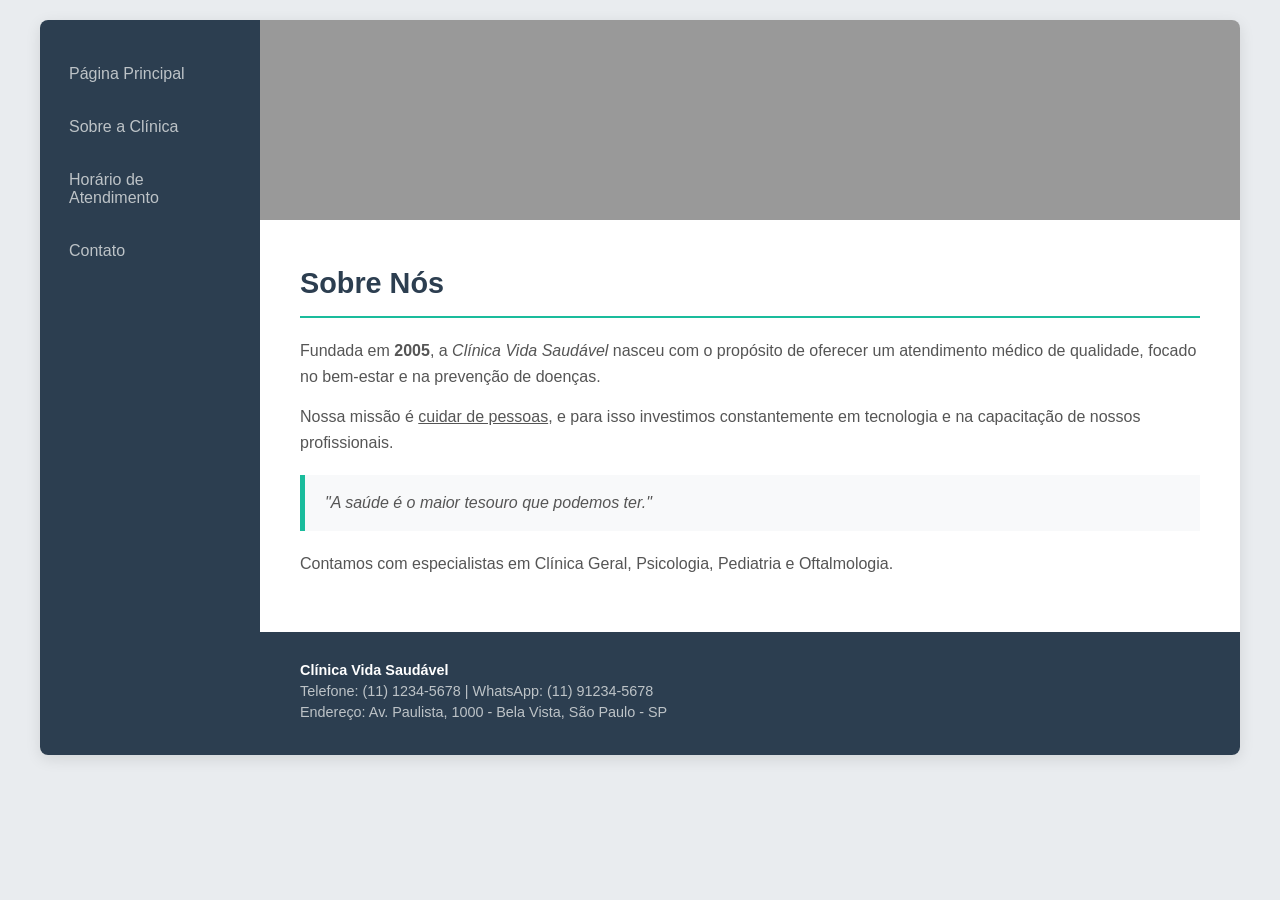
<file: HTML/Formação HTML Web Developer/trilha-html-modulo-2/sobre.html>
<!DOCTYPE html>
<html lang="pt-br">

<head>
    <meta charset="UTF-8">
    <meta http-equiv="X-UA-Compatible" content="IE=edge">
    <meta name="viewport" content="width=device-width, initial-scale=1.0">
    <title>Sobre a Clínica - Vida Saudável</title>
    <link rel="stylesheet" href="base.css">
</head>

<body>
    <div class="wrapper">
        <div class="menu">
            <ul>
                <li><a href="index.html">Página Principal</a></li>
                <li><a href="sobre.html">Sobre a Clínica</a></li>
                <li><a href="horario.html">Horário de Atendimento</a></li>
                <li><a href="contato.html">Contato</a></li>
            </ul>
        </div>

        <div class="main">
            <div class="header header-sobre">
                <!-- A imagem é inserida pelo CSS -->
            </div>

            <div class="content">
                <h1>Sobre Nós</h1>
                <p>Fundada em <strong>2005</strong>, a <i>Clínica Vida Saudável</i> nasceu com o propósito de oferecer
                    um atendimento médico de qualidade, focado no bem-estar e na prevenção de doenças.</p>
                <p>Nossa missão é <u>cuidar de pessoas</u>, e para isso investimos constantemente em tecnologia e na
                    capacitação de nossos profissionais.</p>
                <blockquote>
                    "A saúde é o maior tesouro que podemos ter."
                </blockquote>
                <p>Contamos com especialistas em Clínica Geral, Psicologia, Pediatria e Oftalmologia.</p>
            </div>

            <div class="footer">
                <p><strong>Clínica Vida Saudável</strong></p>
                <p>Telefone: (11) 1234-5678 | WhatsApp: (11) 91234-5678</p>
                <p>Endereço: Av. Paulista, 1000 - Bela Vista, São Paulo - SP</p>
            </div>
        </div>
    </div>
</body>

</html>
</file>
<file: CSS/trilha-css-desafio-04/style.css>
/* ===== RESET ===== */
* {
    margin: 0;
    padding: 0;
    box-sizing: border-box;
}

body {
    font-family: 'Open Sans', sans-serif;
    color: #23272A;
    background: #FFFFFF;
    overflow-x: hidden;
}

img {
    max-width: 100%;
    display: block;
}

/* ===== HEADER ===== */
.header {
    width: 100%;
    min-height: 459px;
    background-image: url('assets/header-background.png');
    background-size: cover;
    background-position: center;
    background-color: #404EED;
    display: flex;
    align-items: center;
    justify-content: center;
    padding: 40px 24px;
}

.header-content {
    display: flex;
    flex-direction: column;
    align-items: center;
    text-align: center;
    gap: 24px;
    max-width: 757px;
}

.header-title {
    font-family: 'Luckiest Guy', cursive;
    font-weight: 400;
    font-size: 56px;
    line-height: 56px;
    color: #FFFFFF;
    text-transform: uppercase;
}

.header-text {
    font-size: 16px;
    line-height: 22px;
    color: #FFFFFF;
    max-width: 757px;
}

.header-buttons {
    display: flex;
    flex-direction: row;
    gap: 16px;
    flex-wrap: wrap;
    justify-content: center;
}

/* ===== BOTÕES ===== */
.btn {
    padding: 12px 24px;
    border-radius: 28px;
    font-family: 'Open Sans', sans-serif;
    font-size: 16px;
    font-weight: 400;
    border: none;
    cursor: pointer;
    transition: opacity 0.2s;
    white-space: nowrap;
}

.btn:hover {
    opacity: 0.85;
}

.btn-primary {
    background: #FFFFFF;
    color: #23272A;
}

.btn-secondary {
    background: #23272A;
    color: #FFFFFF;
}

/* ===== SEÇÕES ===== */
.section {
    width: 100%;
    padding: 60px 24px;
    display: flex;
    justify-content: center;
}

.section-1, .section-3 {
    background: #FFFFFF;
}

.section-2, .section-4 {
    background: #F6F6F6;
}

.section-container {
    display: flex;
    flex-direction: row;
    align-items: center;
    justify-content: center;
    gap: 60px;
    max-width: 1200px;
    width: 100%;
}

.section-container.reverse {
    flex-direction: row;
}

.section-container.column {
    flex-direction: column;
    text-align: center;
    gap: 32px;
}

.section-image {
    flex: 1;
    max-width: 607px;
}

.section-image.full-width {
    max-width: 784px;
    width: 100%;
}

.section-text {
    flex: 1;
    max-width: 400px;
}

.section-text.centered {
    text-align: center;
    max-width: 802px;
}

.section-text h2 {
    font-family: 'Open Sans', sans-serif;
    font-weight: 800;
    font-size: 40px;
    line-height: 54px;
    color: #23272A;
    margin-bottom: 24px;
}

.section-text p {
    font-size: 16px;
    line-height: 22px;
    color: #23272A;
}

/* ===== FOOTER ===== */
.footer {
    width: 100%;
    height: 134px;
    background: #23272A;
    display: flex;
    align-items: center;
    justify-content: center;
    padding: 24px;
}

.footer-logo {
    max-width: 230px;
    height: auto;
}

/* ===== RESPONSIVIDADE (MEDIA QUERIES) ===== */
@media (max-width: 1024px) {
    /* Tablet */
    .header-title {
        font-size: 44px;
        line-height: 44px;
    }

    .section-text h2 {
        font-size: 32px;
        line-height: 42px;
    }

    .section-container {
        gap: 32px;
    }
}

@media (max-width: 768px) {
    /* Celular */
    .header {
        min-height: auto;
        padding: 60px 24px;
    }

    .header-title {
        font-size: 32px;
        line-height: 32px;
    }

    .header-text {
        font-size: 14px;
        line-height: 20px;
    }

    .header-buttons {
        flex-direction: column;
        width: 100%;
    }

    .btn {
        width: 100%;
        text-align: center;
    }

    /* Empilha as seções (imagem em cima, texto embaixo) */
    .section-container,
    .section-container.reverse {
        flex-direction: column;
        gap: 24px;
    }

    .section-text {
        max-width: 100%;
        text-align: center;
    }

    .section-text h2 {
        font-size: 28px;
        line-height: 36px;
    }

    .section-text p {
        font-size: 14px;
        line-height: 20px;
    }

    .section {
        padding: 40px 24px;
    }

    .footer {
        height: 100px;
    }

    .footer-logo {
        max-width: 180px;
    }
}
</file>
<file: HTML/Formação HTML Web Developer/trilha-html-modulo-2/base.css>
* {
    box-sizing: border-box;
    margin: 0;
    padding: 0;
}

body {
    font-family: 'Segoe UI', Tahoma, Geneva, Verdana, sans-serif;
    background-color: #e9ecef;
    color: #333;
    display: flex;
    justify-content: center;
    padding: 20px;
}

.wrapper {
    width: 100%;
    max-width: 1200px;
    display: flex;
    background-color: #fff;
    box-shadow: 0 4px 15px rgba(0, 0, 0, 0.1);
    border-radius: 8px;
    overflow: hidden;
}

.menu {
    width: 220px;
    background-color: #2c3e50;
    padding: 30px 0;
    flex-shrink: 0;
}

.menu ul {
    list-style: none;
}

.menu ul li {
    margin-bottom: 5px;
}

.menu ul li a {
    display: block;
    padding: 15px 25px;
    color: #bdc3c7;
    text-decoration: none;
    font-weight: 500;
    transition: all 0.3s ease;
    border-left: 4px solid transparent;
}

.menu ul li a:hover {
    background-color: #34495e;
    color: #fff;
    border-left: 4px solid #1abc9c;
}

.main {
    flex: 1;
    display: flex;
    flex-direction: column;
}

.header {
    height: 200px;
    background-image: url('https://images.unsplash.com/photo-1519494026892-80bbd2d6fd0d?q=80&w=1200&auto=format&fit=crop');
    background-size: cover;
    background-position: center;
    position: relative;
    display: flex;
    align-items: flex-end;
    padding: 20px;
}

.header::before {
    content: '';
    position: absolute;
    top: 0;
    left: 0;
    right: 0;
    bottom: 0;
    background: rgba(0, 0, 0, 0.4);
}

.header h1 {
    color: #fff;
    position: relative;
    z-index: 1;
    font-size: 2rem;
    text-shadow: 1px 1px 3px rgba(0, 0, 0, 0.5);
}

.content {
    padding: 40px;
    flex: 1;
    line-height: 1.6;
}

.content h1 {
    color: #2c3e50;
    margin-bottom: 20px;
    font-size: 1.8rem;
    border-bottom: 2px solid #1abc9c;
    padding-bottom: 10px;
}

.content h2,
.content h3 {
    color: #2c3e50;
    margin-top: 25px;
    margin-bottom: 15px;
}

.content p {
    margin-bottom: 15px;
    color: #555;
}

.content blockquote {
    background-color: #f8f9fa;
    border-left: 5px solid #1abc9c;
    padding: 15px 20px;
    margin: 20px 0;
    font-style: italic;
    color: #555;
}

/* Tabela Moderna */
table {
    width: 100%;
    border-collapse: collapse;
    margin-top: 20px;
    box-shadow: 0 2px 5px rgba(0, 0, 0, 0.1);
}

table thead {
    background-color: #2c3e50;
    color: #fff;
}

table th,
table td {
    padding: 12px 15px;
    text-align: center;
}

table tbody tr {
    border-bottom: 1px solid #ddd;
}

table tbody tr:nth-child(even) {
    background-color: #f8f9fa;
}

table tbody tr:hover {
    background-color: #e8f6f3;
}

/* Formulário Estilizado */
form {
    max-width: 500px;
    margin-top: 20px;
}

form label {
    display: block;
    margin-bottom: 5px;
    font-weight: 600;
    color: #2c3e50;
}

form input[type="text"],
form input[type="email"],
form textarea {
    width: 100%;
    padding: 12px;
    border: 1px solid #ccc;
    border-radius: 5px;
    margin-bottom: 15px;
    font-family: inherit;
    font-size: 1rem;
    transition: border-color 0.3s;
}

form input:focus,
form textarea:focus {
    border-color: #1abc9c;
    outline: none;
}

form button {
    background-color: #1abc9c;
    color: #fff;
    border: none;
    padding: 12px 25px;
    border-radius: 5px;
    cursor: pointer;
    font-size: 1rem;
    font-weight: 600;
    transition: background-color 0.3s;
    margin-right: 10px;
}

form button[type="reset"] {
    background-color: #95a5a6;
}

form button:hover {
    background-color: #16a085;
}

form button[type="reset"]:hover {
    background-color: #7f8c8d;
}

/* Footer */
.footer {
    background-color: #2c3e50;
    color: #bdc3c7;
    padding: 30px 40px;
    font-size: 0.9rem;
}

.footer p {
    margin-bottom: 5px;
}

.footer strong {
    color: #fff;
}

.header-home {
    background-image: url('https://images.unsplash.com/photo-1519494026892-80bbd2d6fd0d?q=80&w=1200&auto=format&fit=crop');
}

.header-sobre {
    background-image: url('https://images.unsplash.com/photo-1579684385127-1ef15d508118?q=80&w=1200&auto=format&fit=crop');
}

.header-horario {
    background-image: url('https://images.unsplash.com/photo-1506784983877-45594efa4cbe?q=80&w=1200&auto=format&fit=crop');
}

.header-contato {
    background-image: url('https://images.unsplash.com/photo-1423666639041-f56000c27a9a?q=80&w=1200&auto=format&fit=crop');
}
</file>
<file: HTML/Formação HTML Web Developer/trilha-html-modulo-3/assets/css/style.css>
*, *::before, *::after {
    box-sizing: border-box;
}

body, html {
    margin: 0;
    padding: 0;
    font-family: 'Segoe UI', system-ui, -apple-system, sans-serif;
    background-color: #f8f9fa;
    color: #202122;
    line-height: 1.6;
    scroll-behavior: smooth;
}

.skip-link {
    position: absolute;
    top: -40px;
    left: 0;
    background: #3366cc;
    color: white;
    padding: 8px;
    z-index: 100;
    transition: top 0.3s;
}
.skip-link:focus {
    top: 0;
}

a {
    color: #3366cc;
    text-decoration: none;
    transition: color 0.2s;
}
a:hover, a:focus {
    color: #1a4a8a;
    text-decoration: underline;
}

a:focus-visible, button:focus-visible {
    outline: 3px solid #ffbf47;
    outline-offset: 2px;
}

header[role="banner"] {
    background-color: #ffffff;
    padding: 15px 30px;
    display: flex;
    justify-content: space-between;
    align-items: center;
    border-bottom: 1px solid #eaecf0;
    box-shadow: 0 1px 3px rgba(0,0,0,0.05);
}

.main-nav ul {
    display: flex;
    gap: 20px;
    list-style: none;
    margin: 0;
    padding: 0;
}

.main-nav a {
    font-weight: 600;
    color: #54595d;
}
.main-nav a:hover {
    color: #3366cc;
}

.content {
    max-width: 1440px;
    margin: 20px auto;
    display: grid;
    gap: 2rem;
    grid-template-areas: "sidebar main anchors";
    grid-template-columns: minmax(0, 15rem) minmax(0, 2.5fr) minmax(0, 15rem);
    padding: 0 1.5rem;
}

.sidebar {
    grid-area: sidebar;
    border-right: 1px solid #eaecf0;
    padding-right: 15px;
}
.sidebar h2 {
    font-size: 1rem;
    text-transform: uppercase;
    letter-spacing: 0.5px;
    color: #72777d;
    border-bottom: 1px solid #eaecf0;
    padding-bottom: 8px;
    margin-top: 0;
}
.sidebar ul {
    list-style: none;
    padding: 0;
}
.sidebar ul li {
    margin-bottom: 10px;
}
.sidebar a[aria-current="page"] {
    font-weight: bold;
    color: #202122;
    border-left: 3px solid #3366cc;
    padding-left: 8px;
}

.main {
    grid-area: main;
    background-color: #ffffff;
    padding: 30px;
    border: 1px solid #eaecf0;
    border-radius: 8px;
    box-shadow: 0 1px 4px rgba(0,0,0,0.05);
}

.article-header h1 {
    font-size: 2.2rem;
    font-weight: 400;
    font-family: 'Linux Libertine', Georgia, Times, serif;
    border-bottom: 1px solid #a2a9b1;
    padding-bottom: 10px;
    margin-bottom: 5px;
}

.subtitle {
    font-size: 0.9rem;
    color: #54595d;
    margin-top: 0;
    margin-bottom: 20px;
    font-style: italic;
}

.main h2 {
    font-size: 1.5rem;
    font-weight: 400;
    font-family: 'Linux Libertine', Georgia, Times, serif;
    border-bottom: 1px solid #a2a9b1;
    padding-bottom: 5px;
    margin-top: 40px;
}

.main p {
    text-align: justify;
    margin-bottom: 15px;
}

.main ul {
    list-style: disc;
    padding-left: 25px;
}
.main ul li {
    margin-bottom: 8px;
}

figure {
    text-align: center;
    margin: 30px 0;
    background-color: #f8f9fa;
    padding: 15px;
    border-radius: 8px;
}
figure img {
    max-width: 100%;
    height: auto;
    border: 1px solid #c8ccd1;
    border-radius: 4px;
}
figcaption {
    font-size: 0.85rem;
    color: #54595d;
    margin-top: 10px;
}

details {
    background-color: #f8f9fa;
    border: 1px solid #eaecf0;
    border-radius: 6px;
    padding: 10px;
    margin-bottom: 10px;
}
summary {
    cursor: pointer;
    font-weight: 600;
    color: #3366cc;
}
summary:hover {
    color: #1a4a8a;
}
details p {
    margin-top: 10px;
    padding-left: 15px;
    border-left: 3px solid #3366cc;
}

.anchors {
    grid-area: anchors;
    border-left: 1px solid #eaecf0;
    padding-left: 15px;
}
.anchors h2 {
    font-size: 1rem;
    text-transform: uppercase;
    letter-spacing: 0.5px;
    color: #72777d;
    border-bottom: 1px solid #eaecf0;
    padding-bottom: 8px;
    margin-top: 0;
}
.anchors ul {
    list-style: none;
    padding: 0;
}
.anchors ul li {
    margin-bottom: 10px;
}

.footer {
    border-top: 1px solid #eaecf0;
    padding: 30px;
    text-align: center;
    font-size: 0.85rem;
    color: #72777d;
    background-color: #ffffff;
    margin-top: 40px;
}

@media (max-width: 1024px) {
    .content {
        grid-template-areas: 
            "main"
            "sidebar"
            "anchors";
        grid-template-columns: 1fr;
    }
    .sidebar, .anchors {
        border: none;
        padding: 0;
        border-top: 1px solid #eaecf0;
        padding-top: 20px;
    }
    header[role="banner"] {
        flex-direction: column;
        gap: 15px;
    }
}
</file>
<file: CSS/hbomax/assets/css/signIn.css>
@import url("global.css");

/* ===== BODY ===== */
body {
  background-image: url("../images/background-movies-series.png");
  background-size: cover;
  height: 100vh;
}

/* ===== HEADER ===== */
.header {
  /* O header não precisa de estilo próprio aqui, */
  /* pois o .menu (dentro dele) já tem os estilos no global.css */
  /* Mas deixamos a classe para caso queira adicionar algo no futuro */
  width: 100%;
}

/* Grupo de links do menu (Entrar + Assine Agora) */
.menu__links {
  display: flex;
  align-items: center;
}

/* ===== CONTEÚDO PRINCIPAL (FORMULÁRIO) ===== */
.content {
  display: flex;
  justify-content: center;
  align-items: center;
  font-family: "Quicksand", cursive;
  width: 100%;
  height: 70%;
  padding: 24px;
}

.menu {
  position: relative;
}

/* ===== FORMULÁRIO DE LOGIN ===== */
.login {
  width: 100%;
  max-width: 800px;
  background-color: var(--form-bg-color);
  border-radius: 8px;
  display: flex;
  flex-direction: column;
  gap: 24px;
  padding: 40px;
}

.login__title {
  letter-spacing: 2px;
  text-transform: uppercase;
  font-size: 1.25rem;
  margin-bottom: 24px;
}

.login__label {
  text-align: left;
}

.login__field {
  background: var(--form-field-bg-color);
  border: var(--form-field-border);
  border-radius: 8px;
  color: var(--text-color);
  padding: 16px;
  font-size: 1rem;
}

.login__field::placeholder {
  color: var(--form-field-placeholder);
}

.login__field:invalid {
  border-color: var(--form-field-error);
}

.login__actions {
  margin-top: 24px;
  text-align: left;
}

.login__link {
  color: var(--link-color);
  text-decoration: none;
  margin-left: 24px;
  font-weight: bold;
}

/* ===== FOOTER ===== */
/* Lista de links do rodapé (nova estrutura semântica) */
.footer__links {
  list-style: none;
  display: flex;
  flex-wrap: wrap;
  justify-content: center;
  gap: 8px;
  padding: 0;
  margin: 0;
}

.footer__links li {
  display: inline-block;
}

/* ===== MEDIA QUERIES ===== */
@media screen and (max-width: 480px) {
  body {
    height: auto;
  }

  .login__actions .button {
    display: block;
    margin-bottom: 24px;
  }

  .login__link {
    margin: 0;
  }

  /* Ajuste dos links do rodapé no mobile */
  .footer__links {
    flex-direction: column;
    gap: 16px;
  }
}
</file>
